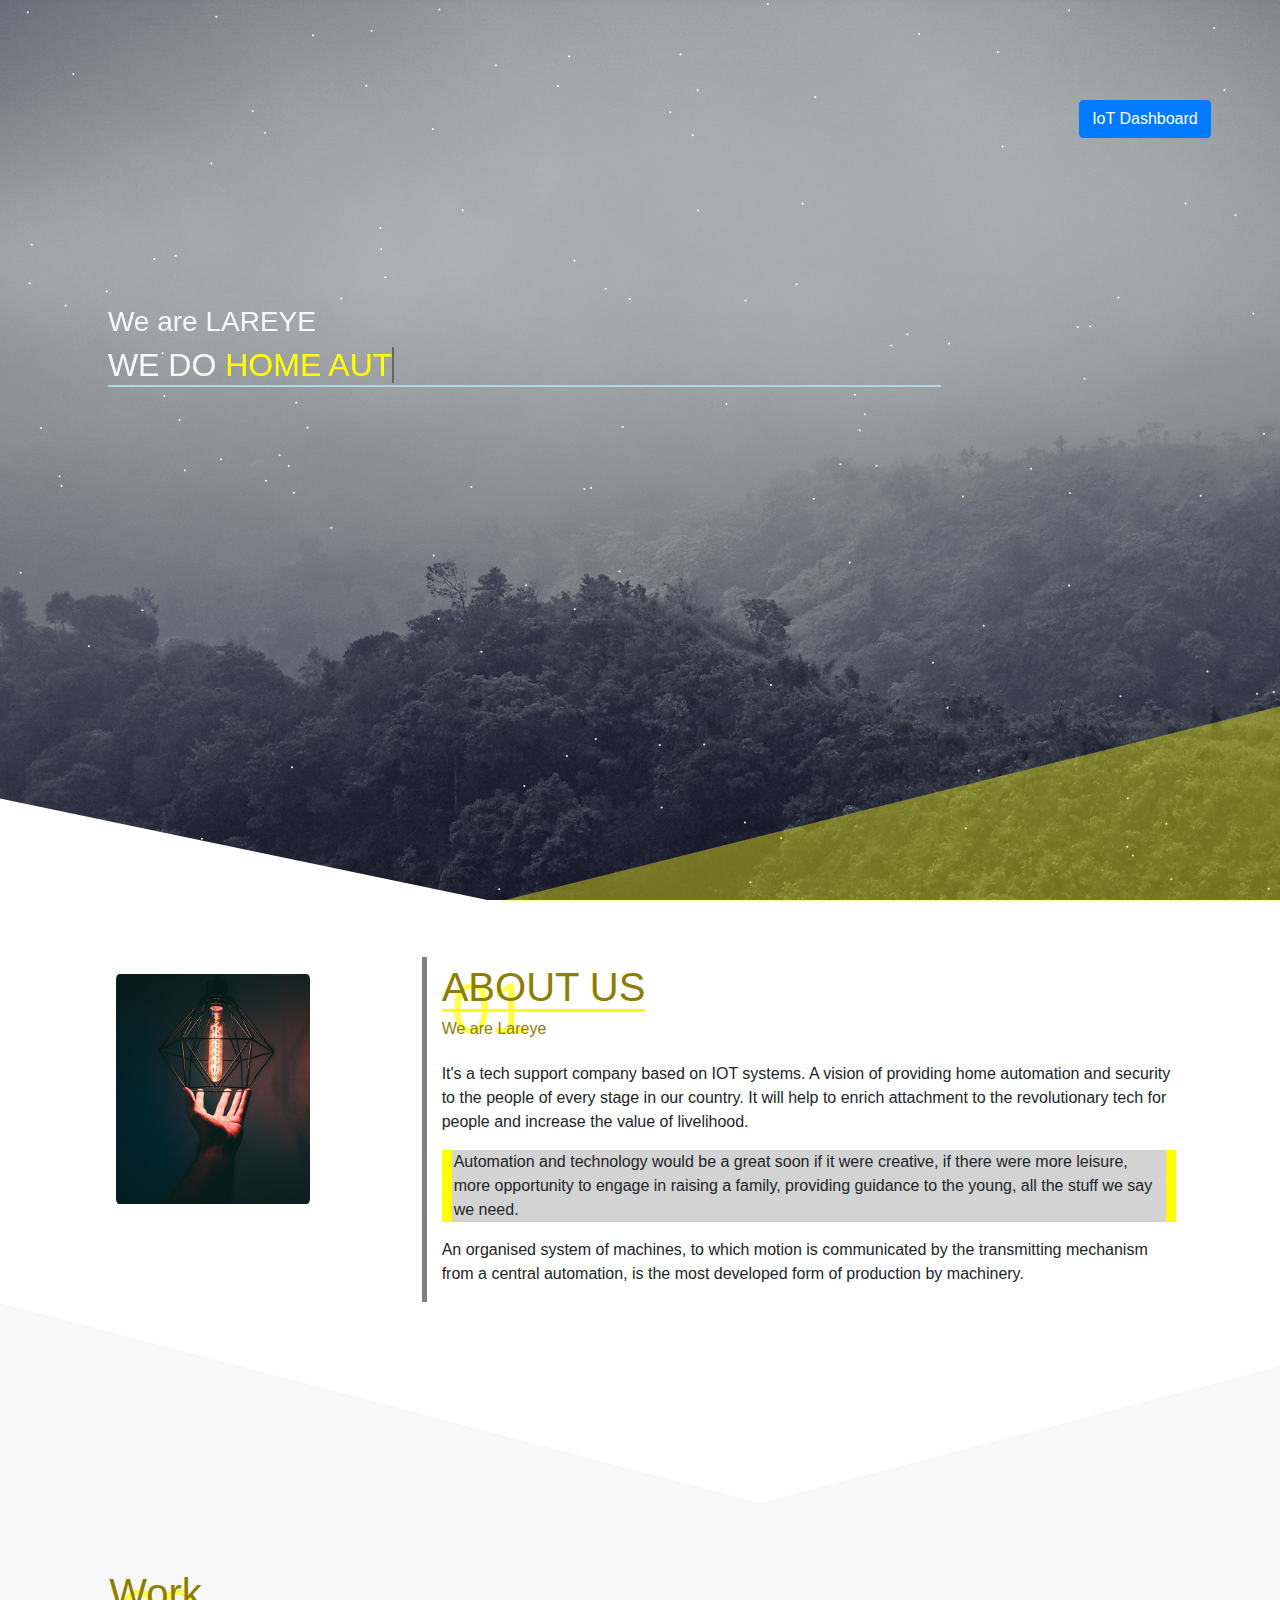
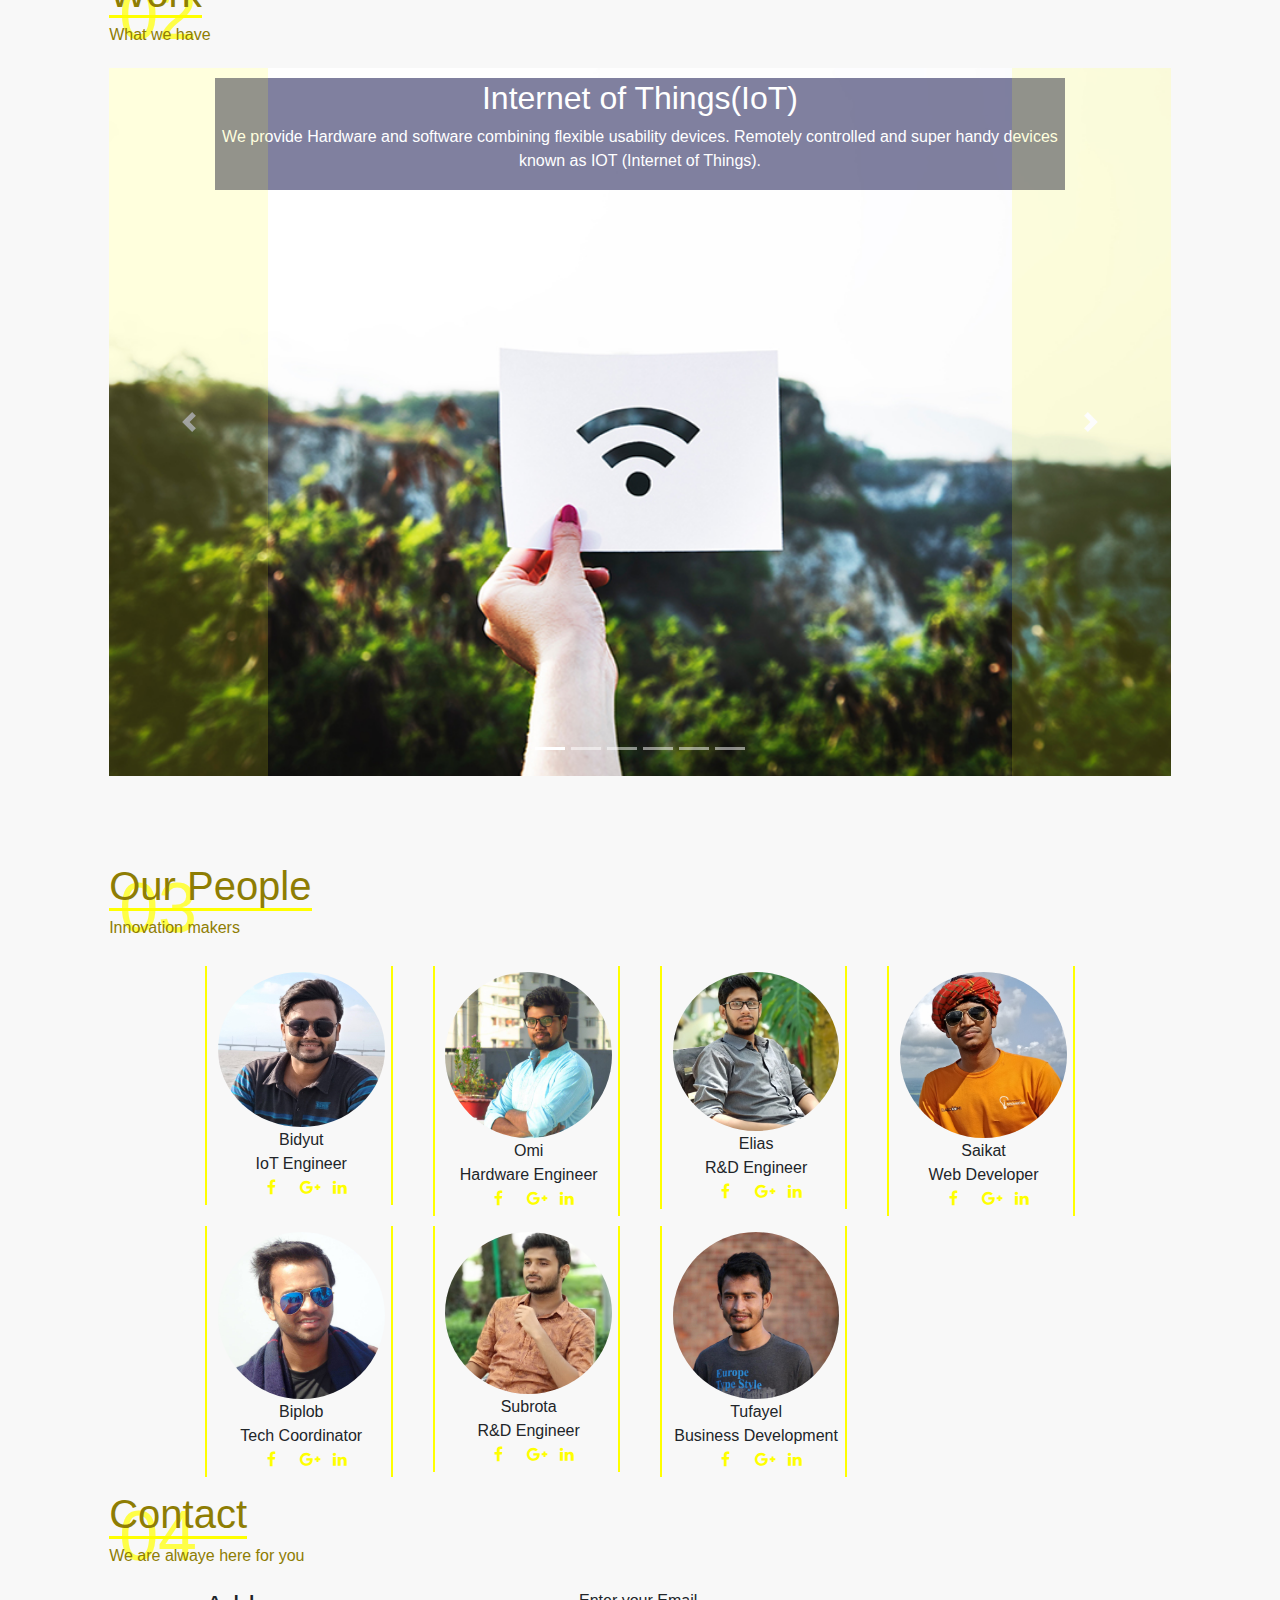
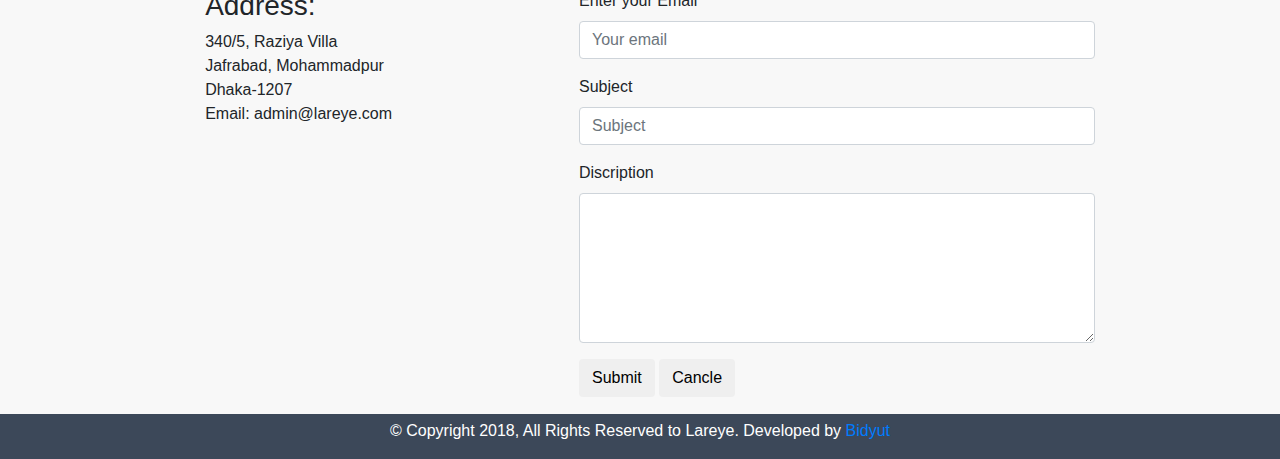
<file: index.html>
<!DOCTYPE html>
<html lang="en" dir="ltr">
  <head>
    <meta charset="utf-8">
    <meta name="viewport" content="width=device-width, initial-scale=1.0"><!-- responsive media query -->
    <meta http-equiv="X-UA-Compatible" content="ie=edge"><!-- microsoft edge working query -->
    <link rel="shortcut icon" href="image/icon.ico"/>
    <title>Lareye</title>
    <link rel="stylesheet" href="css/bootstrap.css">
    <link rel="stylesheet" href="css/lareye-style.css">
    <link rel="stylesheet" type="text/css" href="animation/animate.css"></link>
    <meta name="viewport" content="width=device-width, initial-scale=1">
    <meta http-equiv="no-cache"> 
    <link rel="stylesheet" href="https://cdnjs.cloudflare.com/ajax/libs/font-awesome/4.7.0/css/font-awesome.min.css">
  </head>
  <body>

  <nav class="navbar fixed-top navbar-expand-lg navbar-light bg-light" id="navigation">
    <a class="navbar-brand" href="#"> <img src="image/logo.png" alt="Logo"> </a>
    <button class="navbar-toggler" type="button" data-toggle="collapse" data-target="#navbarSupportedContent" aria-controls="navbarSupportedContent" aria-expanded="false" aria-label="Toggle navigation">
      <span class="navbar-toggler-icon"></span>
    </button>
    <!-- optin -->
    <div class="collapse navbar-collapse" id="navbarSupportedContent" style="margin-left: 20%;">
      <ul class="navbar-nav mr-auto">
        <li class="nav-item active">
          <a class="nav-link nav-link-hov1" href="#home" style="font-size: 20px;">Home <span class="sr-only">(current)</span></a>
        </li>
        <li class="nav-item">
          <a class="nav-link nav-link-hov2" href="#about" style="font-size: 20px;">About</a>
        </li>
        <li class="nav-item nav-link-hov1">
          <a class="nav-link" href="#work" style="font-size: 20px;">Work</a>
        </li>
        <li class="nav-item">
          <a class="nav-link nav-link-hov2" href="#ourPopule" style="font-size: 20px;">Our People</a>
        </li>
        <li class="nav-item nav-link-hov1">
          <a class="nav-link" href="#contact" style="font-size: 20px;">Contact</a>
        </li>
      </ul>
    </div>
  </nav>
<div class="container-fluid" style="margin: 0px; padding: 0px;">

    <div class="cover row" id="home"style="background-color: white;">
      <div class="col-md-12">
        <div class="canvasDiv">
          <canvas id="coverCanvas"></canvas>
        </div>
        <div class="cover-shadow"></div>
        <div class="dashbord container-fluid" style="position: absolute;">
          <div class="row">
            <div class="col-lg-10 col-md-9 col-sm-4 col-xs-3"></div>
            <div class="col-lg-1 col-md-2 col-sm-6 col-xs-7">
              <a class="btn btn-primary" href="#" role="button">IoT Dashboard</a>
            </div>
            <div class="col-lg-1 col-md-1 col-sm-2 col-xs-2"></div>
          </div>

          <div class="row">
            <div class="col-lg-1 col-md-1 col-sm-0 col-xs-0"></div>
            <div class="col-lg-8 col-md-8 col-sm-12 col-xs-12 animated flip">
              <h3 class="ourTag">We are LAREYE</h3>
              <h2 class="wedo"> <span>WE DO<span>
                <span
                 class="txt-rotate"
                 data-period="2000"
                 data-rotate='[ "HOME AUTOMATION & SECURITY(IoT)", "WEB DEVELOPMENT", "ANDROID APP DEVELOPMENT", "FINISHED ELECTRONIC DEVICE DESIGNING & DEVELOPMENT", "TECHNICAL SUPPORT" ]'></span>
              </h2>
            </div>
            <div class="col-lg-1 col-md-1 col-sm-0 col-xs-0"></div>
            <div class="col-lg-1 col-md-1 col-sm-12 col-xs-12">
              <!-- <a class="btn btn-primary" href="#" role="button">IoT Dashboard</a> -->
            </div>
            <div class="col-lg-1 col-md-1 col-sm-0 col-xs-0"></div>
          </div>
        </div>
      </div>
    </div>



    <!-- about started -->
    <div class="about" id="about">
      <div class="row" style="background-color: white;">
        <div class="col-md-1 col-lg-1 col-sm-1 col-xs-0"></div>
        <div class="col-md-3 col-lg-3 col-sm-3 col-xs-0">
          <img src="image/about-us.jpg" alt="image">
        </div>
        <div class="col-md-7 col-lg-7 col-sm-12 col-xs-12 about-textContents">

          <div class="titleDiv">
            <p id="index">01</p>
            <div class="title">
              <p><span>ABOUT US</span></p>
              <p>We are Lareye</p>
            </div>
          </div>

          <p>It's a tech support company based on IOT systems.
            A vision of providing home automation and security to the people of every stage in our country.
            It will help to enrich attachment to the revolutionary tech for people and increase
            the value of livelihood.</p>
          <div class="motive">
            <p>Automation and technology would be a great soon if it were creative,
              if there were more leisure, more opportunity to engage in raising a family,
              providing guidance to the young, all the stuff we say we need.</p>
          </div>
          <p>An organised system of machines, to which motion is communicated by
            the transmitting mechanism from a central automation, is the most developed
            form of production by machinery.</p>
        </div>
        <div class="col-md-1 col-lg-4 col-sm-0 col-xs-0"></div>
      </div>
      <div class="about-shape"></div>
    </div>
    <!-- about ended -->
    <!-- working section started -->
    <div class="work" id="work">
      <div class="row">
        <div class="col-md-1 col-lg-1 col-sm-0 col-xs-0"></div>
        <div class="col-md-10 col-lg-10 col-sm-12 col-xs-12">

          <div class="titleDiv">
            <p id="index">02</p>
            <div class="title">
              <p><span>Work</span></p>
              <p>What we have</p>
            </div>
          </div>
          <!-- Slider -->
          <div id="carouselExampleIndicators" class="carousel slide" data-ride="carousel">
            <ol class="carousel-indicators">
              <li data-target="#carouselExampleIndicators" data-slide-to="0" class="active"></li>
              <li data-target="#carouselExampleIndicators" data-slide-to="1"></li>
              <li data-target="#carouselExampleIndicators" data-slide-to="2"></li>
              <li data-target="#carouselExampleIndicators" data-slide-to="3"></li>
              <li data-target="#carouselExampleIndicators" data-slide-to="4"></li>
              <li data-target="#carouselExampleIndicators" data-slide-to="5"></li>
            </ol>
            <div class="carousel-inner">
              <div class="carousel-item active work-slide">
                <img class="d-block w-100" src="image/activity/iot.jpg" alt="First slide">
                <div class="work-detail">
                    <h2>Internet of Things(IoT)</h2>
                    <p>We provide Hardware and software combining flexible usability devices.
                      Remotely controlled and super handy devices known as IOT (Internet of Things).</p>
                </div>
              </div>
              <div class="carousel-item work-slide">
                <img class="d-block w-100" src="image/activity/android.jpg" alt="Second slide">
                <div class="work-detail">
                    <h2>Android app development</h2>
                    <p>Interactive and Creative multitasking android application developing.</p>
                </div>
              </div>
              <div class="carousel-item work-slide">
                <img class="d-block w-100" src="image/activity/circuit.jpg" alt="Third slide">
                <div class="work-detail">
                    <h2>Circuit design</h2>
                    <p>You can make any electronics devices according to your idea.
                       Our Electronics experts will design and develop essential circuitry suitable for the product.</p>
                </div>
              </div>
              <div class="carousel-item work-slide">
                <img class="d-block w-100" src="image/activity/web.jpg" alt="Third slide">
                <div class="work-detail">
                    <h2>Web design and development</h2>
                    <p>Responsive and stunning website designing is available here.</p>
                </div>
              </div>
              <div class="carousel-item work-slide">
                <img class="d-block w-100" src="image/activity/student.jpg" alt="Third slide">
                <div class="work-detail">
                    <h2>Students Technical supports and funding</h2>
                    <p>University or College students can get tech support and funding
                      for any kind of electronics or IT related projects.</p>
                </div>
              </div>
              <div class="carousel-item work-slide">
                <img class="d-block w-100" src="image/activity/support.jpg" alt="Third slide">
                <div class="work-detail">
                    <h2>Technical support</h2>
                    <p>Hardware, software, Android, Web-Application all kind of technical supports are available here.</p>
                </div>
              </div>
            </div>
            <a class="carousel-control-prev" href="#carouselExampleIndicators" role="button" data-slide="prev" style="background: rgba(255, 255, 26, .3);">
              <span class="carousel-control-prev-icon" aria-hidden="true"></span>
              <span class="sr-only">Previous</span>
            </a>
            <a class="carousel-control-next" href="#carouselExampleIndicators" role="button" data-slide="next" style="background: rgba(255, 255, 26, .3);">
              <span class="carousel-control-next-icon" aria-hidden="true"></span>
              <span class="sr-only">Next</span>
            </a>
          </div>

        </div>
        <div class="col-md-1 col-lg-1 col-sm-0 col-xs-0"></div>
      </div>
    </div>
  <!-- working section ended -->
<!-- our people section started -->
    <div class=" our-popule" id="ourPopule">
      <div class="row">
        <div class="col-md-1 col-lg-1 col-sm-0 col-xs-0"></div>
        <div class="col-md-10 col-lg-10 col-sm-12 col-xs-12">
          <div class="titleDiv">
            <p id="index">03</p>
            <div class="title">
              <p><span>Our People</span></p>
              <p>Innovation makers</p>
            </div>
          </div>
          <div class="row">
            <div class="col-md-1 col-lg-1 col-sm-0 col-xs-0"></div>
            <div class="col-md-10 col-lg-10 col-sm-12 col-xs-12">
              <div class="row">

                <div class="col-md-3 col-lg-3 col-sm-12 col-xs-12">
                  <div class="thumbnail">
                    <img src="image/pouple/bidyut.jpg" alt="bidyutdebnath">
                    <p id="name">Bidyut</p>
                    <p id="position">IoT Engineer</p>
                    <div class="row">
                      <div class="col-md-0 col-lg-3 col-sm-3 col-xs-3"></div>
                      <div class="col-md-2 col-lg-2 col-sm-2 col-xs-2">
                          <a href="https://www.facebook.com/bdnath"><i class="fa fa-facebook icon-style"></i></a>
                      </div>
                      <div class="col-md-2 col-lg-2 col-sm-2 col-xs-2">
                          <a href="#"><i class="fa fa-google-plus icon-style"></i></a>
                      </div>
                      <div class="col-md-2 col-lg-2 col-sm-2 col-xs-2">
                          <a href="#"><i class="fa fa-linkedin icon-style"></i></a>
                      </div>
                      <div class="col-md-0 col-lg-3 col-sm-3 col-xs-3"></div>
                    </div>
                  </div>
                </div>

                <div class="col-md-3 col-md-3 col-lg-3 col-sm-12 col-xs-12">
                  <div class="thumbnail">
                    <img src="image/pouple/omi.jpg" alt="bidyutdebnath">
                    <p id="name">Omi</p>
                    <p id="position">Hardware Engineer</p>
                    <div class="row">
                      <div class="col-md-0 col-lg-3 col-sm-3 col-xs-0"></div>
                      <div class="col-md-2 col-lg-2 col-sm-2 col-xs-3">
                          <a href="https://www.facebook.com/oaliur.rahman.007"><i class="fa fa-facebook icon-style"></i></a>
                      </div>
                      <div class="col-md-2 col-lg-2 col-sm-2 col-xs-3">
                          <a href="#"><i class="fa fa-google-plus icon-style"></i></a>
                      </div>
                      <div class="col-md-2 col-lg-2 col-sm-2 col-xs-3">
                          <a href="#"><i class="fa fa-linkedin icon-style"></i></a>
                      </div>
                      <div class="col-md-0 col-lg-3 col-sm-3 col-xs-0"></div>
                    </div>
                  </div>
                </div>
                <div class="col-md-3 col-lg-3 col-sm-12 col-xs-12">
                  <div class="thumbnail">
                    <img src="image/pouple/mk.jpg" alt="bidyutdebnath">
                    <p id="name">Elias</p>
                    <p id="position">R&D Engineer</p>
                    <div class="row">
                      <div class="col-md-0 col-lg-3 col-sm-3 col-xs-0"></div>
                      <div class="col-md-2 col-lg-2 col-sm-2 col-xs-3">
                          <a href="https://www.facebook.com/mmkelias"><i class="fa fa-facebook icon-style"></i></a>
                      </div>
                      <div class="col-md-2 col-lg-2 col-sm-2 col-xs-3">
                          <a href="#"><i class="fa fa-google-plus icon-style"></i></a>
                      </div>
                      <div class="col-md-2 col-lg-2 col-sm-2 col-xs-3">
                          <a href="#"><i class="fa fa-linkedin icon-style"></i></a>
                      </div>
                      <div class="col-md-0 col-lg-3 col-sm-3 col-xs-0"></div>
                    </div>
                  </div>
                </div>
                <div class="col-md-3 col-lg-3 col-sm-12 col-xs-12">
                  <div class="thumbnail">
                    <img src="image/pouple/saikat.jpg" alt="bidyutdebnath">
                    <p id="name">Saikat</p>
                    <p id="position">Web Developer</p>
                    <div class="row">
                      <div class="col-md-0 col-lg-3 col-sm-3 col-xs-0"></div>
                      <div class="col-md-2 col-lg-2 col-sm-2 col-xs-3">
                          <a href="https://www.facebook.com/njmsaikat"><i class="fa fa-facebook icon-style"></i></a>
                      </div>
                      <div class="col-md-2 col-lg-2 col-sm-2 col-xs-3">
                          <a href="#"><i class="fa fa-google-plus icon-style"></i></a>
                      </div>
                      <div class="col-md-2 col-lg-2 col-sm-2 col-xs-3">
                          <a href="#"><i class="fa fa-linkedin icon-style"></i></a>
                      </div>
                      <div class="col-md-0 col-lg-3 col-sm-3 col-xs-0"></div>
                    </div>
                  </div>
                </div>
                <div class="col-md-3 col-lg-3 col-sm-12 col-xs-12">
                  <div class="thumbnail">
                    <img src="image/pouple/biplob.jpg" alt="bidyutdebnath">
                    <p id="name">Biplob</p>
                    <p id="position">Tech Coordinator</p>
                    <div class="row">
                      <div class="col-md-0 col-lg-3 col-sm-3 col-xs-0"></div>
                      <div class="col-md-2 col-lg-2 col-sm-2 col-xs-3">
                          <a href="https://www.facebook.com/srbiplob"><i class="fa fa-facebook icon-style"></i></a>
                      </div>
                      <div class="col-md-2 col-lg-2 col-sm-2 col-xs-3">
                          <a href="#"><i class="fa fa-google-plus icon-style"></i></a>
                      </div>
                      <div class="col-md-2 col-lg-2 col-sm-2 col-xs-3">
                          <a href="#"><i class="fa fa-linkedin icon-style"></i></a>
                      </div>
                      <div class="col-md-0 col-lg-3 col-sm-3 col-xs-0"></div>
                    </div>
                  </div>
                </div>
                <div class="col-md-3 col-lg-3 col-sm-12 col-xs-12">
                  <div class="thumbnail">
                    <img src="image/pouple/subrota.jpg" alt="bidyutdebnath">
                    <p id="name">Subrota</p>
                    <p id="position">R&D Engineer</p>
                    <div class="row">
                      <div class="col-md-0 col-lg-3 col-sm-3 col-xs-0"></div>
                      <div class="col-md-2 col-lg-2 col-sm-2 col-xs-3">
                          <a href="https://www.facebook.com/Subrota.Debnath.Shuvro"><i class="fa fa-facebook icon-style"></i></a>
                      </div>
                      <div class="col-md-2 col-lg-2 col-sm-2 col-xs-3">
                          <a href="#"><i class="fa fa-google-plus icon-style"></i></a>
                      </div>
                      <div class="col-md-2 col-lg-2 col-sm-2 col-xs-3">
                          <a href="#"><i class="fa fa-linkedin icon-style"></i></a>
                      </div>
                      <div class="col-md-0 col-lg-3 col-sm-3 col-xs-0"></div>
                    </div>
                  </div>
                </div>
                <div class="col-md-3 col-lg-3 col-sm-12 col-xs-12">
                  <div class="thumbnail">
                    <img src="image/pouple/roni.jpg" alt="bidyutdebnath">
                    <p id="name">Tufayel</p>
                    <p id="position">Business Development</p>
                    <div class="row">
                      <div class="col-md-0 col-lg-3 col-sm-3 col-xs-0"></div>
                      <div class="col-md-2 col-lg-2 col-sm-2 col-xs-3">
                          <a href="https://www.facebook.com/tufayel.ahamed.71"><i class="fa fa-facebook icon-style"></i></a>
                      </div>
                      <div class="col-md-2 col-lg-2 col-sm-2 col-xs-3">
                          <a href="#"><i class="fa fa-google-plus icon-style"></i></a>
                      </div>
                      <div class="col-md-2 col-lg-2 col-sm-2 col-xs-3">
                          <a href="#"><i class="fa fa-linkedin icon-style"></i></a>
                      </div>
                      <div class="col-md-0 col-lg-3 col-sm-3 col-xs-0"></div>
                    </div>
                  </div>
                </div>

            </div>
            <div class="col-md-1 col-lg-1 col-sm-0 col-xs-0"></div>
          </div>
        </div>

        <div class="col-md-1 col-lg-1 col-sm-0 col-xs-0"></div>
      </div>

    </div>
    <!-- working section ended -->
    <!-- contact section started -->
      <div class="contact" id="contact">
        <div class="row">
          <div class="col-md-1 col-lg-1 col-sm-1 col-xs-1"></div>
          <div class="col-md-10 col-lg-10 col-sm-10 col-xs-10">
            <div class="titleDiv">
              <p id="index">04</p>
              <div class="title">
                <p><span>Contact</span></p>
                <p>We are alwaye here for you</p>
              </div>
              <div class="row">
                <div class="col-md-1 col-lg-1 col-sm-1 col-xs-1"></div>
                <div class="col-md-4 col-lg-4 col-sm-10 col-xs-10 address">
                  <h3>Address:</h3>
                  <p>340/5, Raziya Villa</p>
                  <p>Jafrabad, Mohammadpur</p>
                  <p>Dhaka-1207</p>
                  <p></p>
                  <p>Email: admin@lareye.com</p>
                </div>
                <!--emailing-->
                <div class="col-md-6 col-lg-6 col-sm-10 col-xs-10 email">
                      <form style="text-align: left;" action="sendEmail.php" enctype="multipart/form-data" method="post">
                        <div class="form-group">
                          <label for="exampleInputEmail1">Enter your Email</label>
                          <input type="email" class="form-control" name="email" placeholder="Your email">
                        </div>
                        <div class="form-group">
                          <label for="exampleInputSubject">Subject</label>
                          <input type="text" class="form-control" name="subject" placeholder="Subject">
                        </div>
                        <div class="form-group">
                          <label for="exampleInputDisription">Discription</label>
                          <textarea name="emailBody" class="form-control" laceholder="Discription" style="width:100%;height:150px;"></textarea>
                          <!-- <input type="text" class="form-control" name="emailBody" placeholder="discription" style="height: 50px;"> -->
                        </div>
                        <div class="form-group">
                            <button name="btn-submit" type="submit" class="btn btn-default">Submit</button>
                            <button name="btn-cancle" type="cancle" class="btn btn-default">Cancle</button>
                        </div>
                      </form>
                </div>
                <div class="col-md-1 col-lg-1 col-sm-1 col-xs-1"></div>
              </div>
            </div>
          </div>
          <div class="col-md-1 col-lg-1 col-sm-1 col-xs-1"></div>
        </div>

      </div>
      <!-- contact section ended -->
      <!-- putter section started -->
      <div class="row" style="background-color: #3C4859">
        <div class="col-md-12">
          <p style="text-align: center; color: white; padding-top: 5px;"> © Copyright 2018, All Rights Reserved to Lareye. Developed by <a href="https://www.linkedin.com/in/bdnath">Bidyut</a>
          </p>
        </div>
      </div>
      <!-- contact section ended -->

  </div>
  <script src="https://code.jquery.com/jquery-3.2.1.slim.min.js"
    integrity="sha384-KJ3o2DKtIkvYIK3UENzmM7KCkRr/rE9/Qpg6aAZGJwFDMVNA/GpGFF93hXpG5KkN"
    crossorigin="anonymous">
  </script>
  <script src="https://cdnjs.cloudflare.com/ajax/libs/popper.js/1.12.9/umd/popper.min.js"
    integrity="sha384-ApNbgh9B+Y1QKtv3Rn7W3mgPxhU9K/ScQsAP7hUibX39j7fakFPskvXusvfa0b4Q"
    crossorigin="anonymous">
  </script>
  <script type="text/javascript" src="js/bootstrap.js"></script>
  <script type="text/javascript" src="js/lareye-javascript.js"></script>
  </body>
</html>
</file>
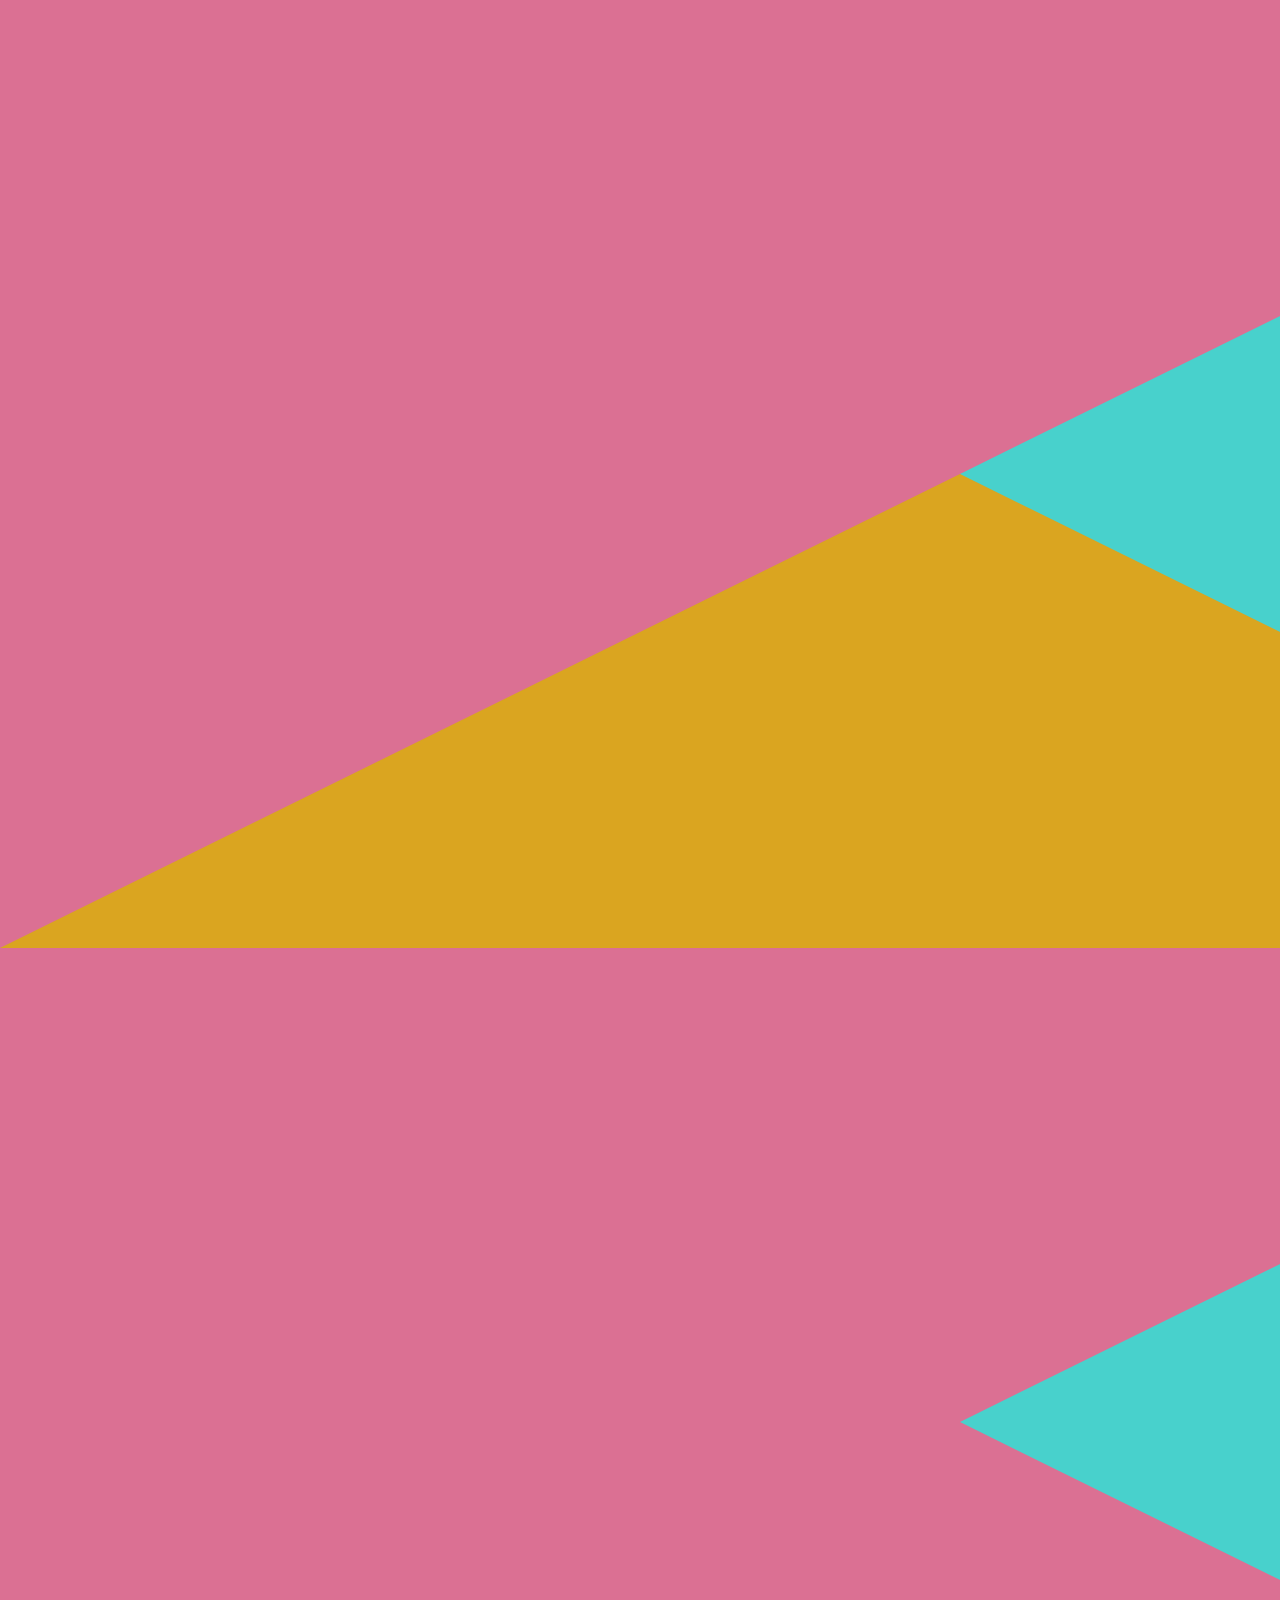
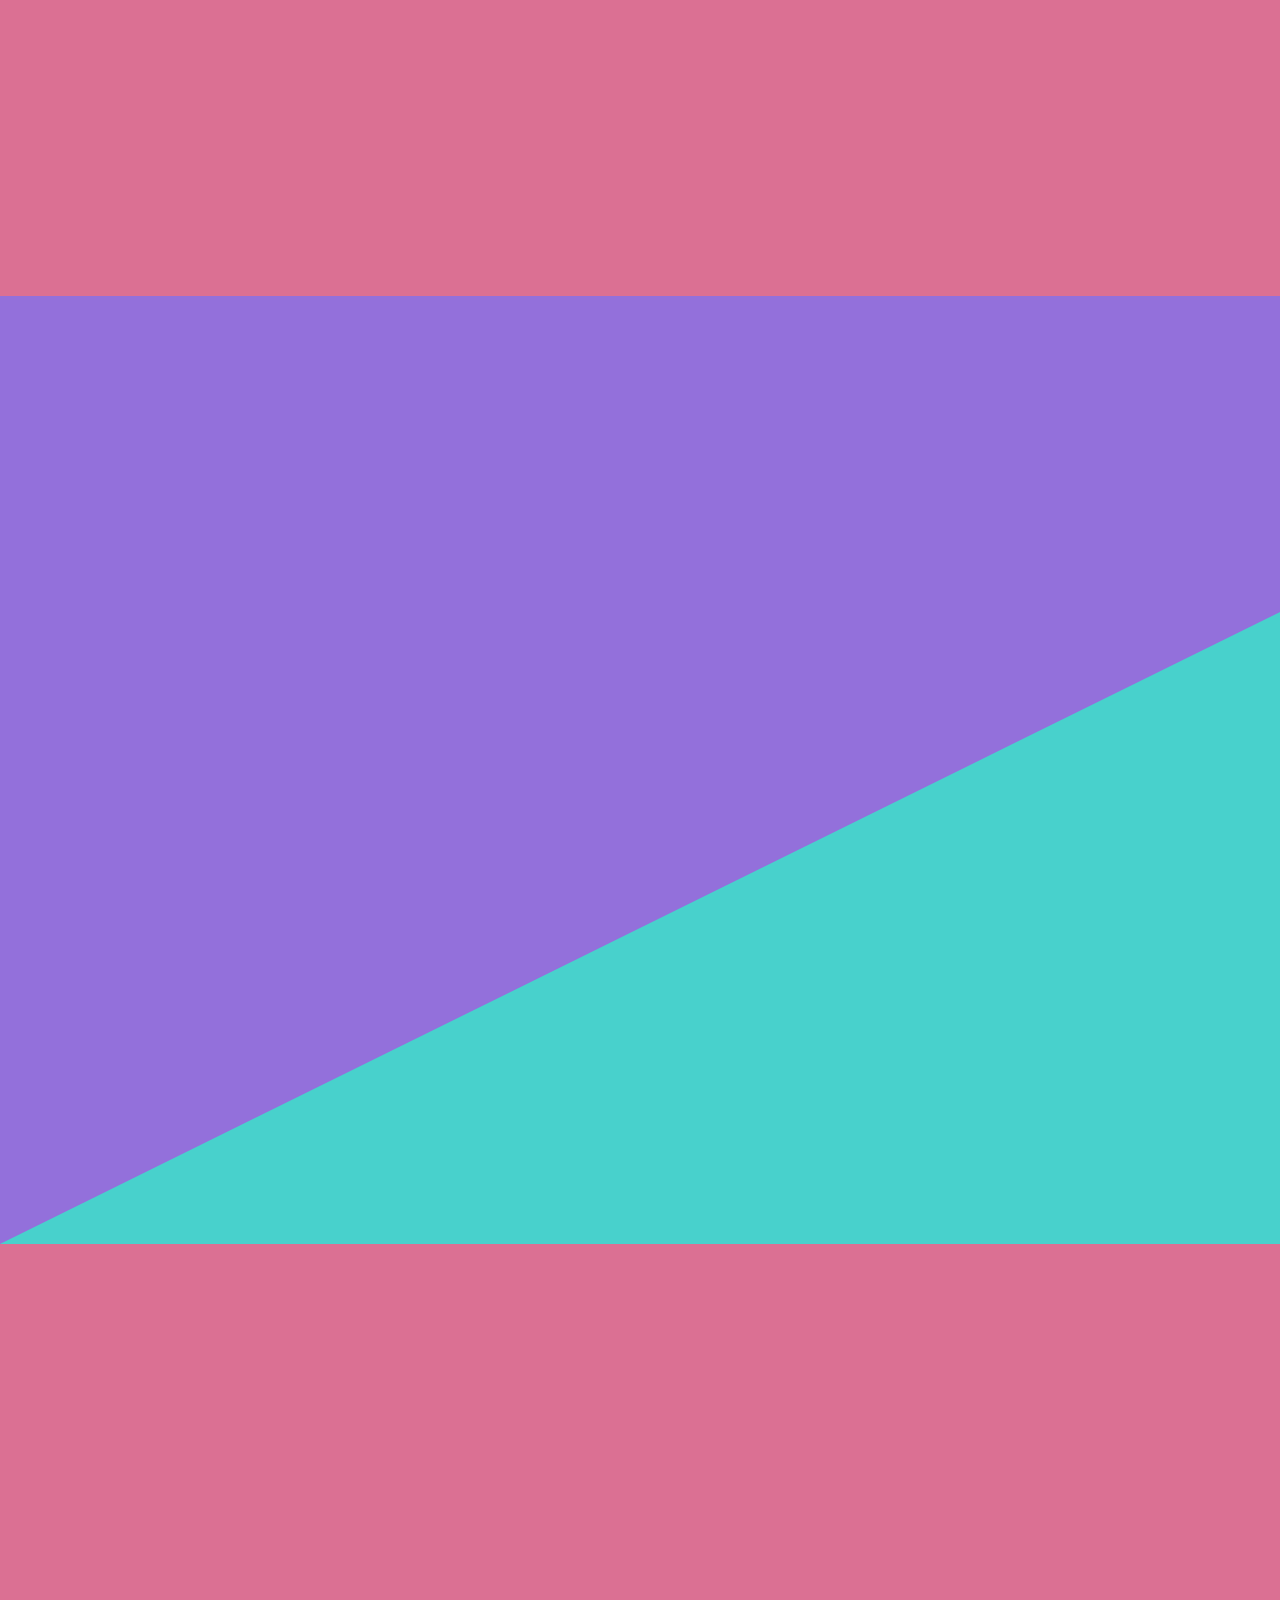
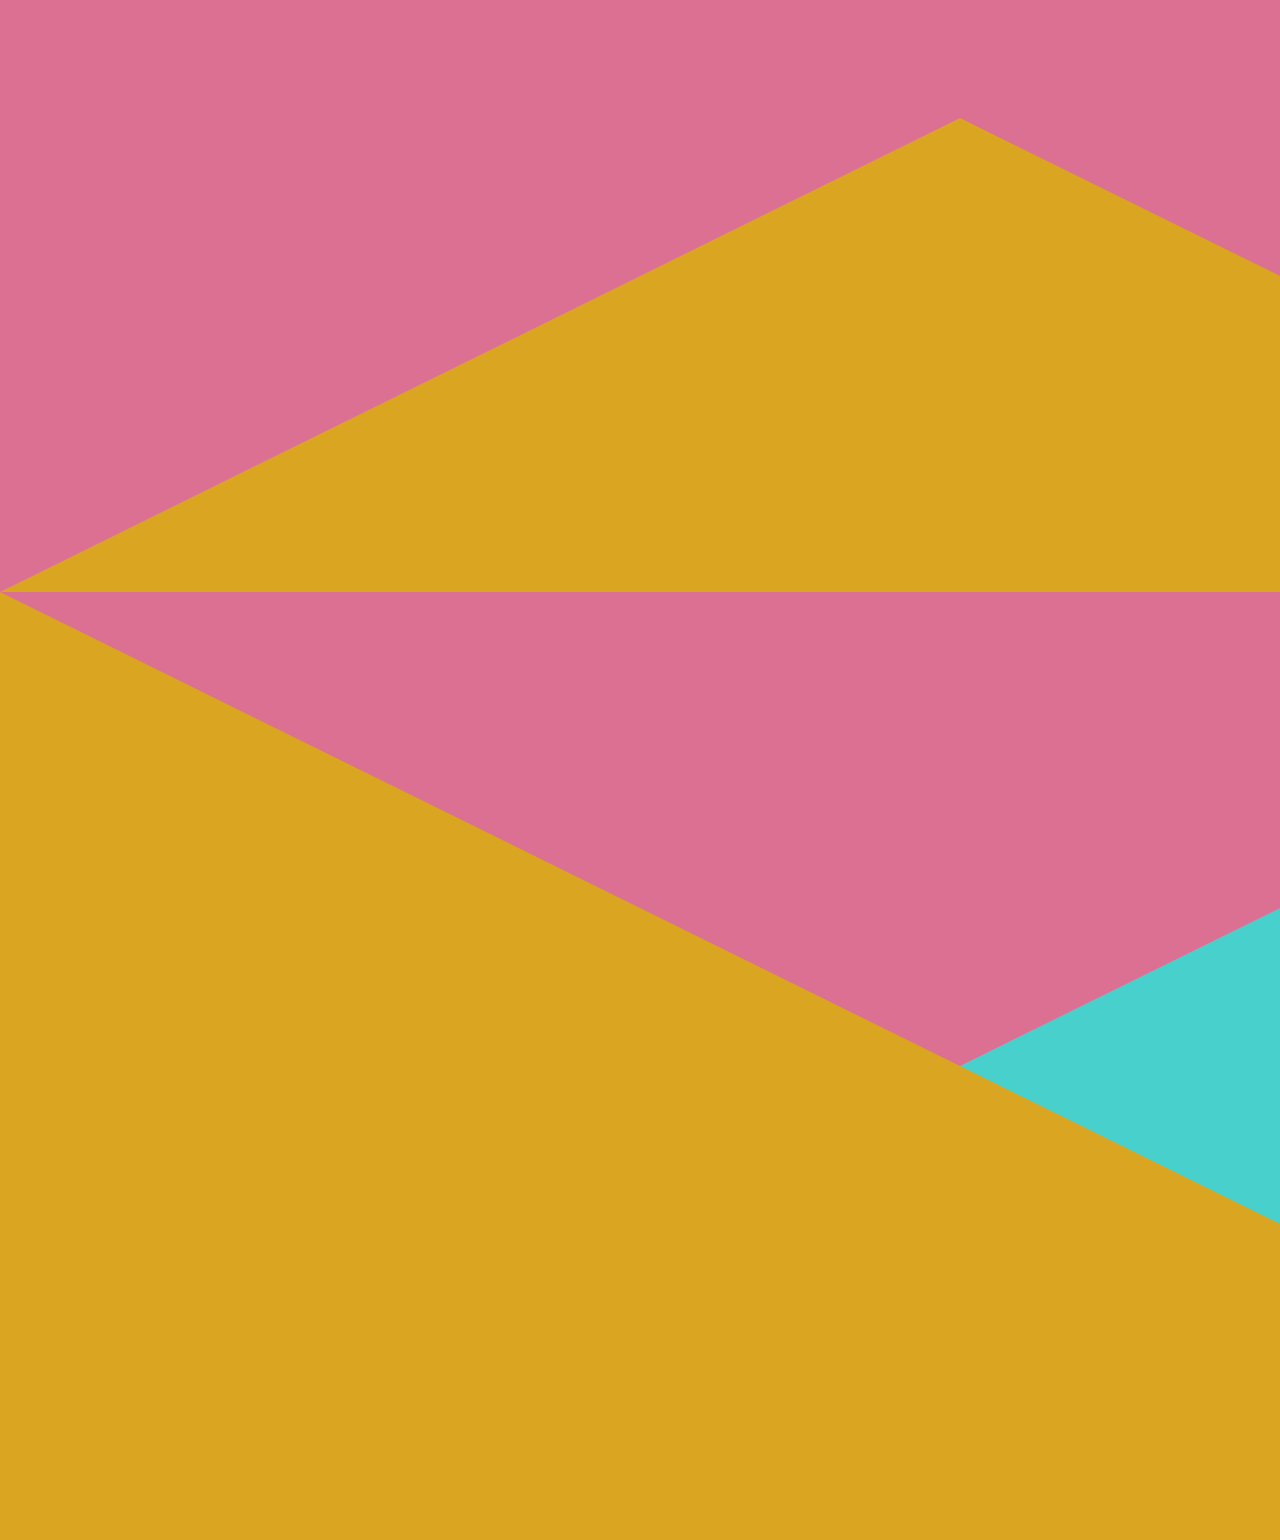
<file: subrota/index.html>
<!DOCTYPE html>
<html lang="en">
<head>
  <title>lareye.com</title>
  <meta charset="utf-8">
  <meta name="viewport" content="width=device-width, initial-scale=1">
  <link rel="stylesheet" href="https://maxcdn.bootstrapcdn.com/bootstrap/4.1.3/css/bootstrap.min.css"> 
  <link rel="stylesheet" href="style.css">

  
</head>
<body>


 <div>
   <div class="main-body"></div>
 </div>

 <div>
   <div class="about-body"></div>
 </div>

<div>
   <div class="work-body"></div>
 </div>

 <div>
   <div class="team-body"></div>
 </div>

 <div>
   <div class="contact-body"></div>
 </div>

</body>

<script src="https://ajax.googleapis.com/ajax/libs/jquery/3.3.1/jquery.min.js"></script>
<script src="https://cdnjs.cloudflare.com/ajax/libs/popper.js/1.14.3/umd/popper.min.js"></script>
<script src="https://maxcdn.bootstrapcdn.com/bootstrap/4.1.3/js/bootstrap.min.js"></script> 

</html>
</file>
<file: css/lareye-style.css>
body{
  margin: 0px;
  background-color: rgb(248, 248, 248);
}

#coverCanvas{
  /* border: 1px solid lightblue; */
  background: url(../image/cover.jpg);
  background-attachment: fixed;
  background-size: cover;
  /* width: 100%; */
}
#navigation{
  visibility: hidden;
}
.cover{
  position: relative;
  margin-bottom: -5px;
  margin-right: 0px;
  padding-right: 0px;
}
.canvasDiv{
  width: 100%;
  margin-bottom: -5px;
}
.in{
  visibility: visible;
}
.out{
  visibility: hidden;
  display: none;
}
.cover-shadow{
  bottom: 0;
  right: -17px;
  position: absolute;
  width: 100%;
  height: 100px;
  border-top: 200px solid transparent;
  border-right: 800px solid rgba(255, 255, 26, .4);
  border-left: 960px solid white;
}

.dashbord{
  top: 100px;
  left: 0;
  position: absolute;
  color: black;
  background-color: transparent;
}
.ourTag{
  color: rgb(248, 248, 248);
  margin-top: 20%;
}
.wedo{
  color: rgb(248, 248, 248);
  border-bottom: 2px solid lightblue;
}
.txt-rotate{
  color: yellow;
}
.about{
  width: 100%;
  background-color: white;
  padding-top: 60px;
}
.about-textContents{
  border-left: 5px solid gray;
  padding-right: 10px;
}
.motive{
  width:100%;
  border-left: 10px solid yellow;
  border-right: 10px solid yellow;
  padding: 0px 2px 0px 2px;
  background: lightgray;
}
.about img{
  width: 70%;
  margin-top: 10px;
  border: 3px solid transparent;
  border-radius: 5%;
  padding: 4px;
}
.about-shape{
  /* width: 100%; */
  height: 100px;
  border-top: 200px solid white;
  border-right: 760px solid rgb(248, 248, 248);
  border-left: 760px solid rgb(248, 248, 248);
}
.titleDiv{
  position: relative;
  width: auto;
}
#index{
  margin: 0;
  padding: 0;
  color: rgba(255, 255, 26, .8);
  font-size: 70px;
  margin-left: 10px;
}
.title{
  color: #8E7D03;
  position: absolute;
  left: 0;
  top: 0;
}
.title span{
  border-bottom: 3px solid yellow;
  font-size: 40px;
}
.titleDiv p{
  margin: 0;
  padding:0;
}
.work{
  background: rgb(248, 248, 248);
  padding-bottom: 10px;
  margin-bottom: 10px;
  padding-top: 60px;
  /* padding-right: 10px; */
}
.our-popule{
  padding-top: 60px;
}
.work-detail{
  position: absolute;
  text-align: center;
  border: 1px solid transparent;
  border-radius: 0%;
  top: 10px;
  left: 10%;
  width: 80%;
  color: white;
  background: rgba(1, 1, 63, .5);
}
.thumbnail img{
  width: 100%;
  border: 1px solid transparent;
  border-radius: 100%;
  text-align: center;
}
.thumbnail p{
  text-align: center;
  padding: 0;
  margin: 0;
}
.icon-style{
  color: yellow;;
}
.thumbnail{
  border-left:2px solid yellow;
  border-right:2px solid yellow;
  padding: 5px;
  padding-left: 5%;
  margin: 5px;

}
i{
  font-size: 50px;
}



.nav-link-hov1:hover {
	border-bottom: 2px solid red;
}
.nav-link-hov2:hover {
	border-bottom: 2px solid blue;
}

/* media responsive query */
@media only screen and (max-width: 450px) {
  .wedo{
    margin-left: 5px;
    /* font-size: 15px; */
  }
  .dashbord{
    margin-left: 5px;
  }
  .cover-shadow{
    /* border-top: 500px solid transparent;
    border-right: 100px solid rgba(255, 255, 26, .4); */
    display: none;
  }
  .about-shape{
    display: none;
  }
  .about img{
    display: none;
  }
}
@media only screen and (max-width: 377px) {
  .wedo{
    margin-left: 5px;
    /* font-size: 8px; */
  }
  .dashbord{
    margin-left: 5px;
  }
  .cover-shadow{
    display: none;
  }
  .about-shape{
    display: none;
  }
  .about img{
    display: none;
  }
}
.address{
  margin-left: 5px;
  margin-right: 5px;
}
.email{
  margin-left: 5px;
  margin-right: 5px;
}
@media only screen and (max-width: 350px) {
  .wedo{
    margin-left: 5px;
    /* font-size: 8px; */
  }
  .dashbord{
    margin-left: 5px;
  }
  .cover-shadow{
    /* border-top: 200px solid transparent;
    border-right: 300px solid rgba(255, 255, 26, .4); */
    display: none;
  }
  .about-shape{
    display: none;
  }
  .about img{
    display: none;
  }
}
.address{
  margin-left: 5px;
  margin-right: 5px;
}
.email{
  margin-left: 5px;
  margin-right: 5px;
}

@media only screen and (max-width: 781px) {
  .wedo{
    margin-left: 5px;
    /* font-size: 20px; */
  }
  .dashbord{
    margin-left: 5px;
  }
  .cover-shadow{
    right: 0px;
    border-top: 300px solid transparent;
    border-right: 500px solid rgba(255, 255, 26, .4);
  }
  .about-shape{
    border-right: 350px solid rgb(248, 248, 248);
    border-left: 350px solid rgb(248, 248, 248);
    /* display: none; */
  }
}
@media only screen and (max-width: 1080px) {
  .wedo{
    margin-left: 5px;
    /* font-size: 20px; */
  }
  .dashbord{
    margin-left: 5px;
  }
  .cover-shadow{
    right: 0;
    border-top: 300px solid transparent;
    border-right: 500px solid rgba(255, 255, 26, .4);
  }
  .about-shape{
    border-right: 760px solid rgb(248, 248, 248);
    border-left: 760px solid rgb(248, 248, 248);
  }
}
</file>
<file: subrota/style.css>
.main-body{
 width: 800px;
  height: 500px;
  border-top: 474px solid palevioletred;
  border-right: 960px solid mediumturquoise;
  border-bottom: 474px solid goldenrod;
  border-left: 960px solid palevioletred;
}

.about-body{
 width: 800px;
  height: 500px;
  border-top: 474px solid palevioletred;
  border-right: 960px solid mediumturquoise;
  border-bottom: 474px solid palevioletred;
  border-left: 960px solid palevioletred;
}

.work-body{
 width: 800px;
  height: 500px;
  border-top: 474px solid mediumpurple;
  border-right: 960px solid mediumturquoise;
  border-bottom: 474px solid mediumturquoise;
  border-left: 960px solid mediumpurple;
}

.team-body{
 width: 800px;
  height: 500px;
  border-top: 474px solid palevioletred;
  border-right: 960px solid palevioletred;
  border-bottom: 474px solid goldenrod;
  border-left: 960px solid palevioletred;
}

.contact-body{
 width: 800px;
  height: 500px;
  border-top: 474px solid palevioletred;
  border-right: 960px solid mediumturquoise;
  border-bottom: 474px solid goldenrod;
  border-left: 960px solid goldenrod;
}
</file>
